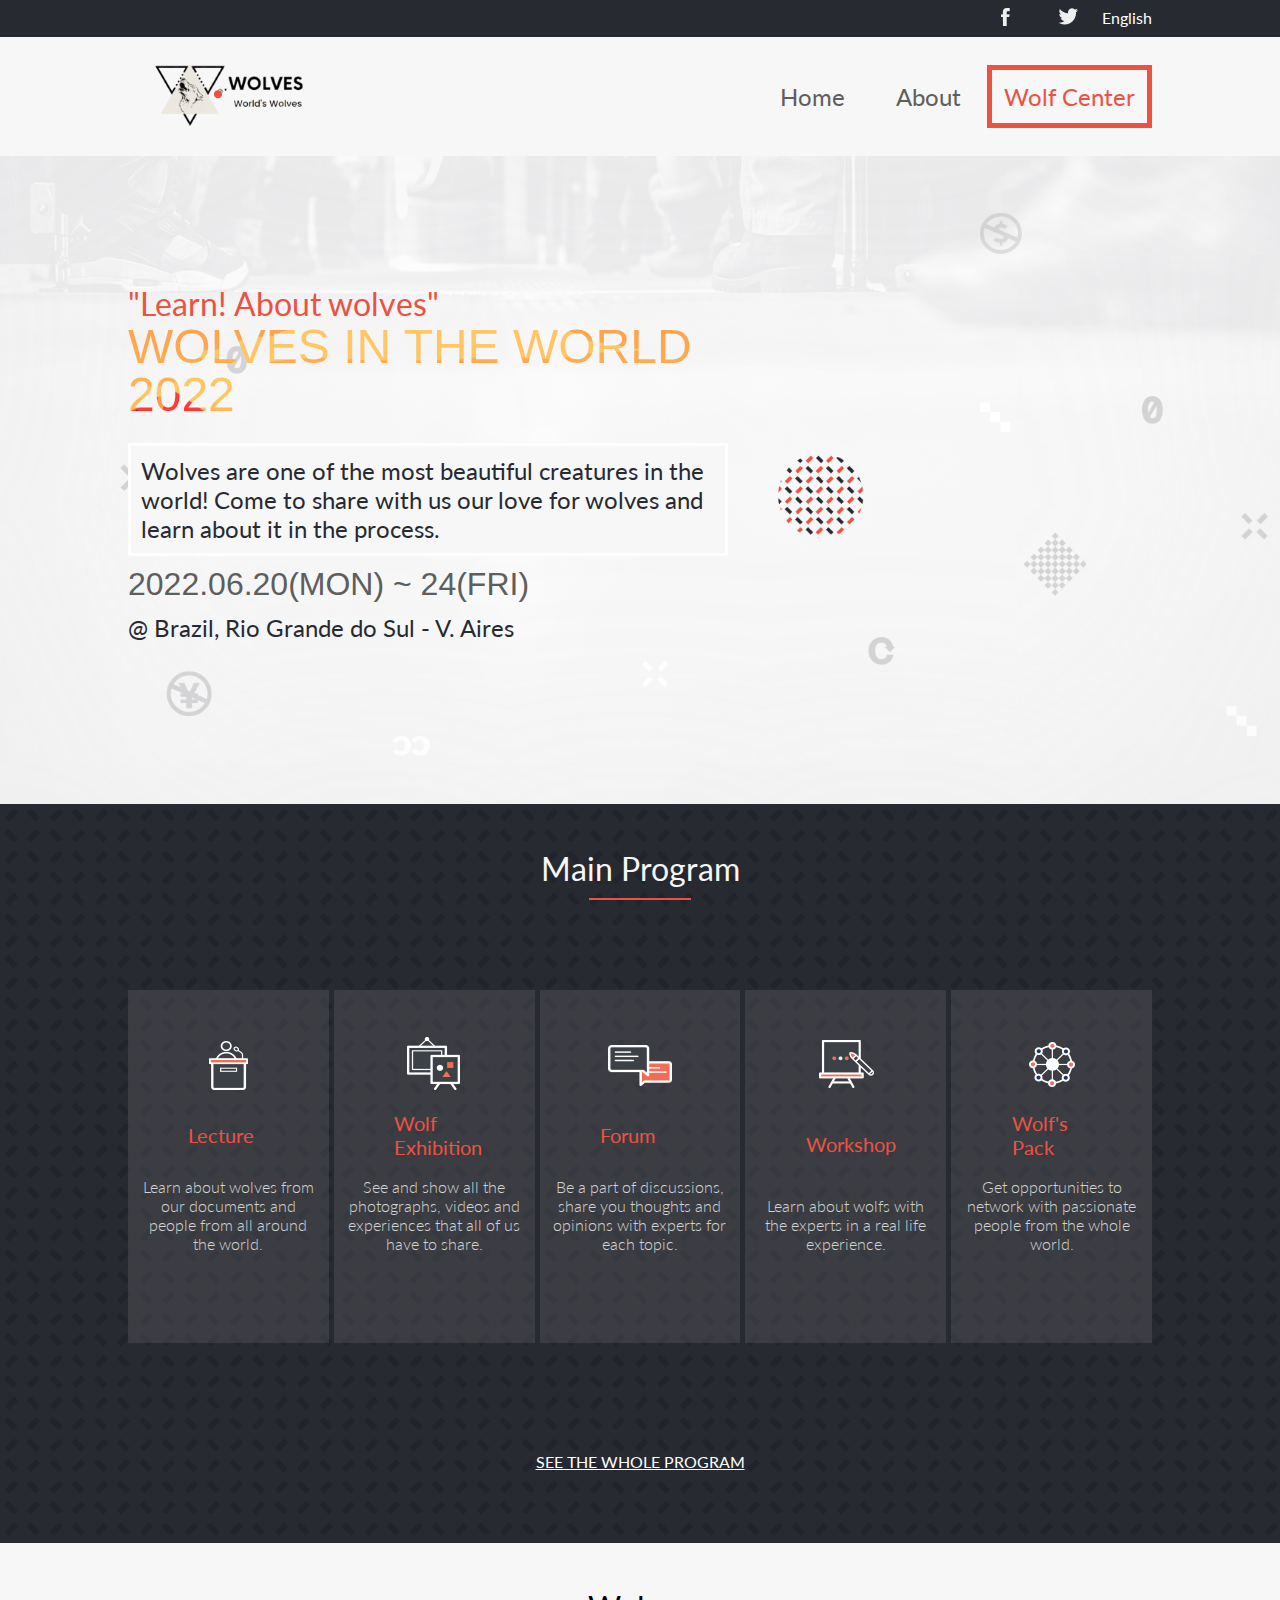
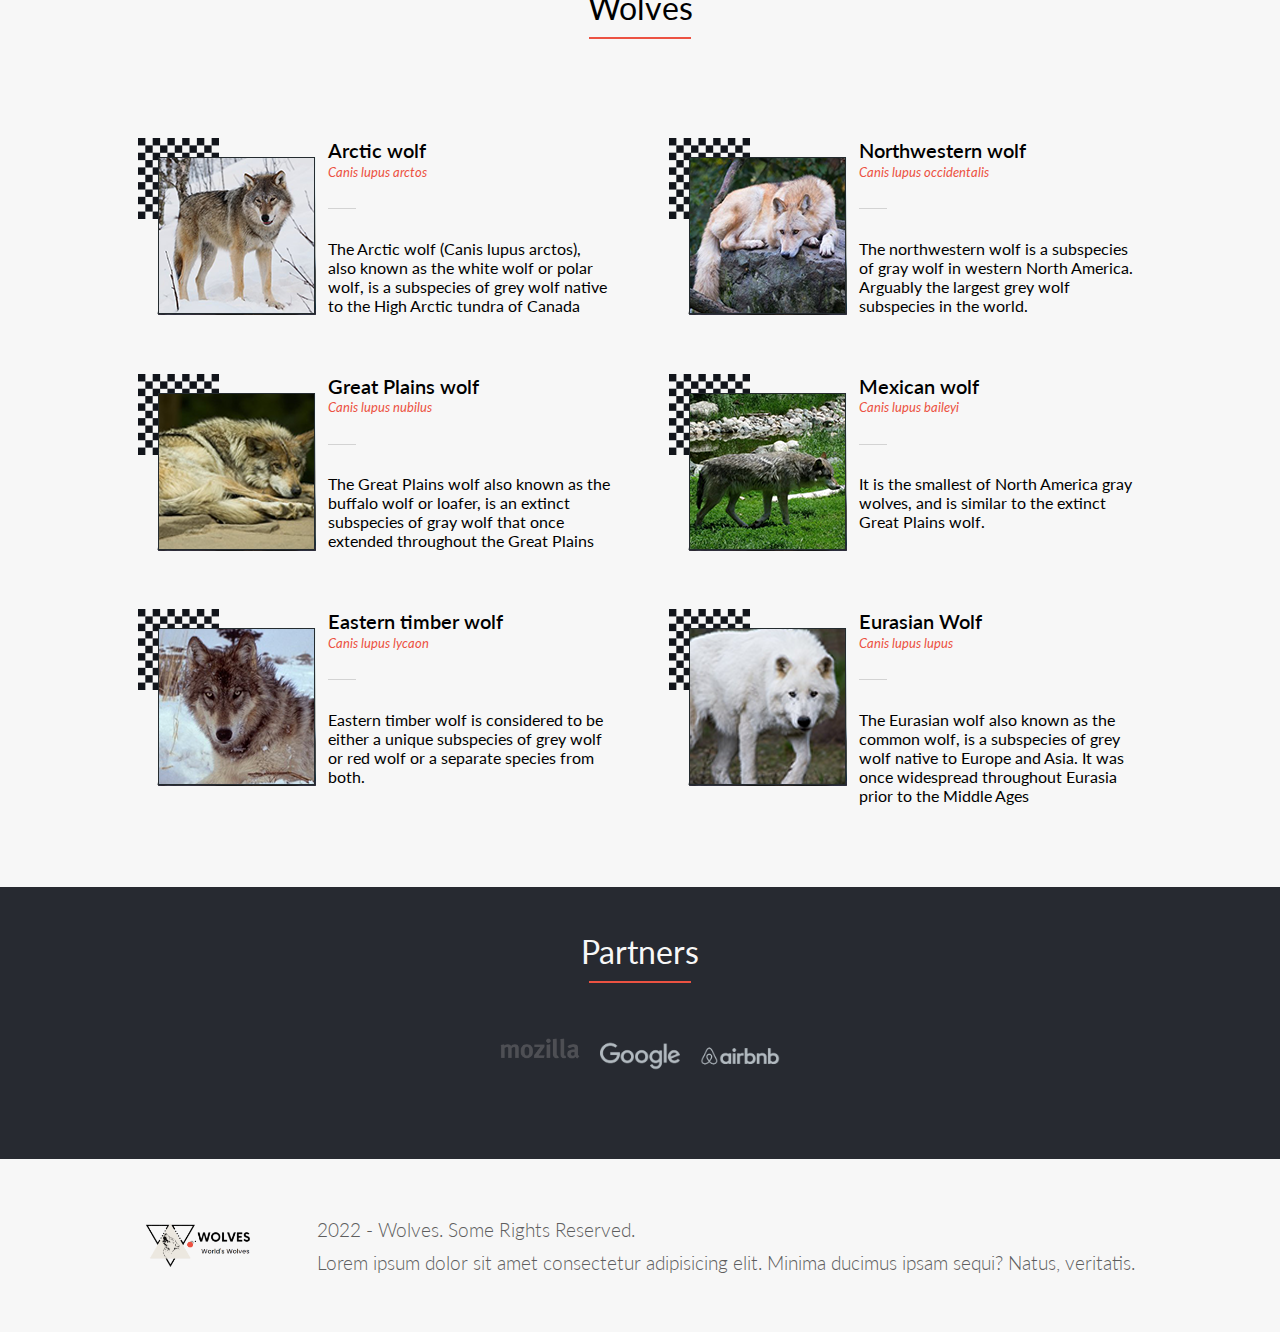
<file: index.html>
<!DOCTYPE html>
<html lang="en">
  <head>
    <meta charset="UTF-8" />
    <meta http-equiv="X-UA-Compatible" content="IE=edge" />
    <meta name="viewport" content="width=device-width, initial-scale=1.0" />
    <title>Capstone Project - Home</title>
    <!--  Style CSS-->
    <link rel="stylesheet" href="./assets/css/style.css" />
    <!-- Google Font Icons-->
    <link
      rel="stylesheet"
      href="https://fonts.googleapis.com/css2?family=Material+Symbols+Outlined:opsz,wght,FILL,GRAD@20..48,100..700,0..1,-50..200"
    />
    <link rel="preconnect" href="https://fonts.googleapis.com" />
    <link rel="preconnect" href="https://fonts.gstatic.com" crossorigin />
    <link
      href="https://fonts.googleapis.com/css2?family=Lato:ital,wght@0,100;0,300;0,400;0,700;0,900;1,100;1,300;1,400;1,700;1,900&display=swap"
      rel="stylesheet"
    />
    <!-- Javascript -->
    <script defer src="./assets/js/script.js"></script>
  </head>
  <body>
    <i class="material-symbols-outlined menuIcon" id="menuIcon"> menu </i>
    <div class="socialProfiles flex">
      <div class="facebookIcon">
        <img src="./assets/imgs/icons/facebook.png" alt="" />
      </div>
      <div class="twitterIcon">
        <img src="./assets/imgs/icons/twitter.png" alt="" />
      </div>
      <span class="language"> English </span>
    </div>
    <header>
      <div class="sectionContainer">
        <a href="./index.html" class="headerLogo">
          <img src="./assets/imgs/icons/logo.png" alt="" />
        </a>
        <nav class="navbar" id="navbar">
          <a href="./index.html">Home</a>
          <a href="./about.html">About</a>
          <a href="https://wolf.org" target="_blank" class="navButton"
            >Wolf Center</a
          >
        </nav>
      </div>
    </header>
    <main id="main">
      <section class="headline" id="headline">
        <div class="sectionContainer">
          <span>"Learn! About wolves"</span>
          <h1 id="title">
            WOLVES IN THE WORLD <br />
            2022
          </h1>
          <p class="headlineP">
            Wolves are one of the most beautiful creatures in the world! Come to
            share with us our love for wolves and learn about it in the process.
          </p>
          <h2>2022.06.20(MON) ~ 24(FRI)</h2>
          <p>@ Brazil, Rio Grande do Sul - V. Aires</p>
        </div>
      </section>
      <section class="mainProgram" id="mainProgram">
        <div class="sectionContainer">
          <h2>Main Program</h2>
          <div class="line"></div>
          <div class="cardsContainer">
            <div class="mainProgramCard">
              <img
                src="./assets/imgs/cards/program_icon_01.png"
                alt="presenter on a desk with microfone"
              />
              <h3>Lecture</h3>
              <p>
                Learn about wolves from our documents and people from all around
                the world.
              </p>
            </div>
            <div class="mainProgramCard">
              <img
                src="./assets/imgs/cards/program_icon_02.png"
                alt="Two slates"
              />
              <h3>Wolf Exhibition</h3>
              <p>
                See and show all the photographs, videos and experiences that
                all of us have to share.
              </p>
            </div>
            <div class="mainProgramCard">
              <img
                src="./assets/imgs/cards/program_icon_03.png"
                alt="Two talk bubbles"
              />
              <h3>Forum</h3>
              <p>
                Be a part of discussions, share you thoughts and opinions with
                experts for each topic.
              </p>
            </div>
            <div class="mainProgramCard">
              <img
                src="./assets/imgs/cards/program_icon_04.png"
                alt="One paint board with an pencil"
              />
              <h3>Workshop</h3>
              <p>
                Learn about wolfs with the experts in a real life experience.
              </p>
            </div>
            <div class="mainProgramCard">
              <img
                src="./assets/imgs/cards/program_icon_05.png"
                alt="Wheel graph"
              />
              <h3>Wolf's Pack</h3>
              <p>
                Get opportunities to network with passionate people from the
                whole world.
              </p>
            </div>
          </div>
          <button id="joinButton">Join Us Today</button>
          <div class="seeProgram">
            <a href="" class="seeProgramLink" id="seeProgramLink">
              SEE THE WHOLE PROGRAM</a
            >
          </div>
        </div>
      </section>

      <section class="partners" id="partners">
        <div class="sectionContainer">
          <h2>Partners</h2>
          <div class="line"></div>
          <div class="partnersContainer">
            <div>
              <img
                src="./assets/imgs/sponsers/mozzila.png"
                alt="mozilla"
                class="partnerCard"
                id="mozzila"
              />
            </div>
            <div>
              <img
                src="./assets/imgs/sponsers/google.png"
                alt="google"
                class="partnerCard"
                id="google"
              />
            </div>
            <div>
              <img
                src="./assets/imgs/sponsers/airbnb.png"
                alt="airbnb"
                class="partnerCard"
                id="airbnb"
              />
            </div>
          </div>
        </div>
      </section>
    </main>
    <footer>
      <div class="sectionContainer">
        <div class="headerLogo" id="footerLogo">
          <img src="./assets/imgs/icons/logo.png" alt="" />
        </div>
        <div class="footer">
          <p>2022 - Wolves. Some Rights Reserved.</p>
          <p class="footerP">
            Lorem ipsum dolor sit amet consectetur adipisicing elit. Minima
            ducimus ipsam sequi? Natus, veritatis.
          </p>
        </div>
      </div>
    </footer>
  </body>
</html>
</file>
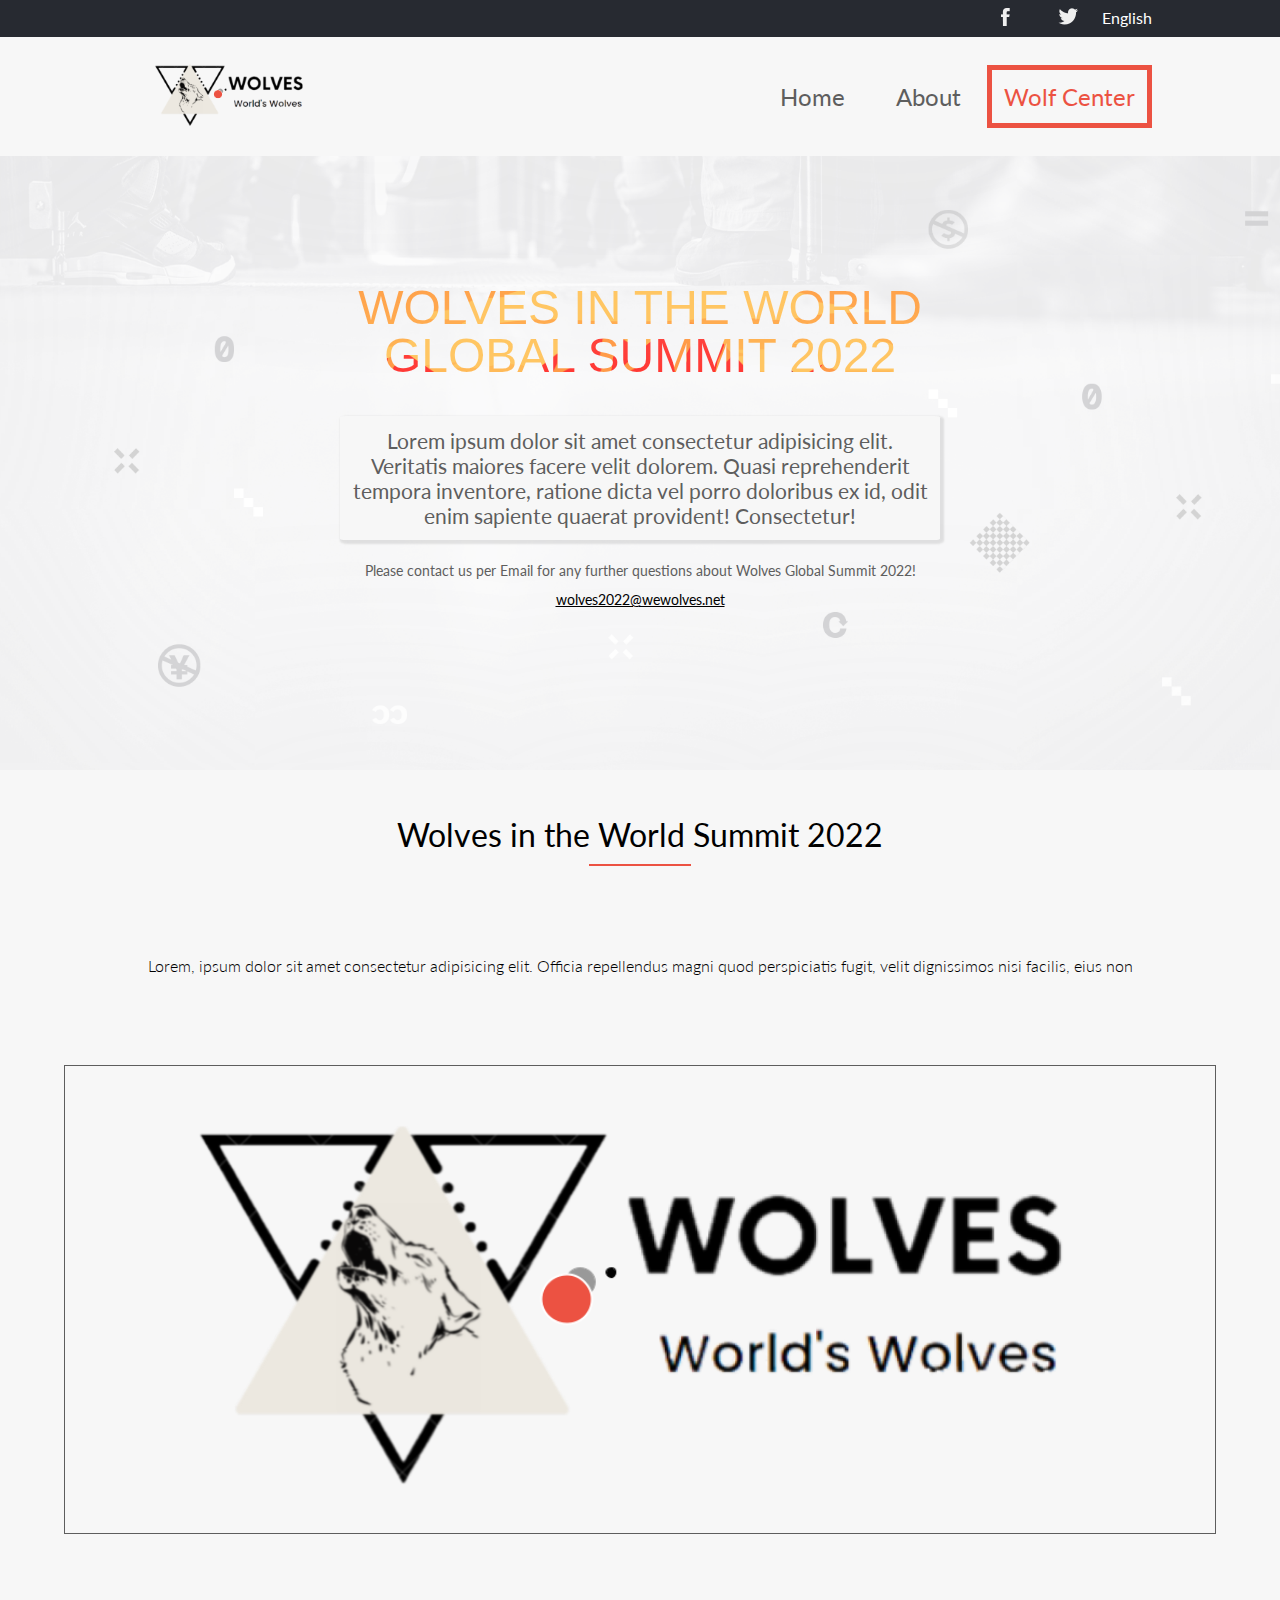
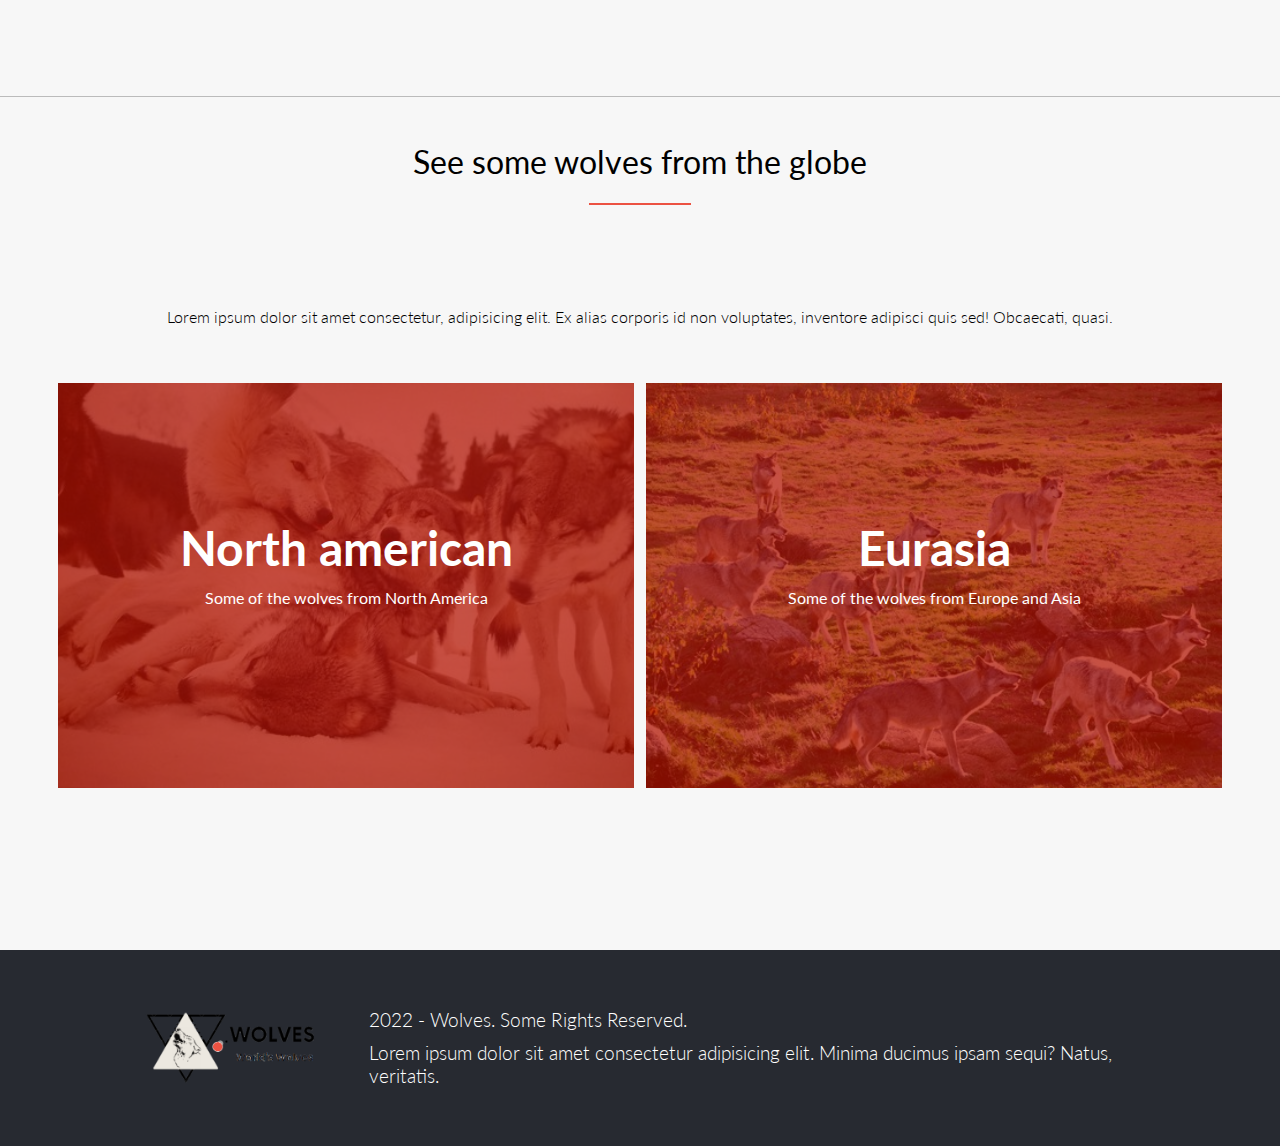
<file: about.html>
<!DOCTYPE html>
<html lang="en">
  <head>
    <meta charset="UTF-8" />
    <meta http-equiv="X-UA-Compatible" content="IE=edge" />
    <meta name="viewport" content="width=device-width, initial-scale=1.0" />
    <title>Capstone Project - About</title>
    <!--  Style CSS-->
    <link rel="stylesheet" href="./assets/css/style.css" />
    <link rel="stylesheet" href="./assets/css/about.css" />
    <!-- Google Font / Icons-->
    <link
      rel="stylesheet"
      href="https://fonts.googleapis.com/css2?family=Material+Symbols+Outlined:opsz,wght,FILL,GRAD@20..48,100..700,0..1,-50..200"
    />
    <link rel="preconnect" href="https://fonts.googleapis.com" />
    <link rel="preconnect" href="https://fonts.gstatic.com" crossorigin />
    <link
      href="https://fonts.googleapis.com/css2?family=Lato:ital,wght@0,100;0,300;0,400;0,700;0,900;1,100;1,300;1,400;1,700;1,900&display=swap"
      rel="stylesheet"
    />
    <!-- Javascript -->
    <script defer src="./assets/js/about.js"></script>
  </head>
  <body>
    <i class="material-symbols-outlined menuIcon" id="menuIcon"> menu </i>
    <div class="socialProfiles flex">
      <div class="facebookIcon">
        <img src="./assets/imgs/icons/facebook.png" alt="" />
      </div>
      <div class="twitterIcon">
        <img src="./assets/imgs/icons/twitter.png" alt="" />
      </div>
      <span class="language"> English </span>
    </div>
    <header>
      <div class="sectionContainer">
        <a href="./index.html" class="headerLogo">
          <img src="./assets/imgs/icons/logo.png" alt="" />
        </a>
        <nav class="navbar" id="navbar">
          <a href="./index.html">Home</a>
          <a href="./about.html">About</a>
          <a href="https://wolf.org" target="_blank" class="navButton"
            >Wolf Center</a
          >
        </nav>
      </div>
    </header>
    <main id="main">
      <section class="headline" id="headline">
        <div class="sectionContainer">
          <span>"Learn! About wolves"</span>
          <h1 id="title">
            WOLVES IN THE WORLD <br />
            GLOBAL SUMMIT 2022
          </h1>
          <p class="headlineP">
            Lorem ipsum dolor sit amet consectetur adipisicing elit. Veritatis
            maiores facere velit dolorem. Quasi reprehenderit tempora inventore,
            ratione dicta vel porro doloribus ex id, odit enim sapiente quaerat
            provident! Consectetur!
          </p>
          <p>
            Please contact us per Email for any further questions about Wolves
            Global Summit 2022!
          </p>
          <p class="email">wolves2022@wewolves.net</p>
        </div>
      </section>
      <section class="about1">
        <div class="sectionContainer">
          <h2>Wolves in the World Summit 2022</h2>
          <div class="line"></div>
          <p>
            Lorem, ipsum dolor sit amet consectetur adipisicing elit. Officia
            repellendus magni quod perspiciatis fugit, velit dignissimos nisi
            facilis, eius non
          </p>
          <div class="about1img">
            <img src="./assets/imgs/icons/logo.png" alt="" />
          </div>
        </div>
      </section>
      <section class="gallery">
        <div class="sectionContainer">
          <h2>See some wolves from the globe</h2>
          <div class="line"></div>
          <p>
            Lorem ipsum dolor sit amet consectetur, adipisicing elit. Ex alias
            corporis id non voluptates, inventore adipisci quis sed! Obcaecati,
            quasi.
          </p>
          <div class="photoGalleryContainer">
            <div class="photoGallery" id="first">
              <div class="mask">
                <h3>North american</h3>
                <p>Some of the wolves from North America</p>
              </div>
            </div>
            <div class="photoGallery" id="second">
              <div class="mask">
                <h3>Eurasia</h3>
                <p>Some of the wolves from Europe and Asia</p>
              </div>
            </div>
          </div>
        </div>
      </section>
      <section class="partners" id="partners">
        <div class="sectionContainer">
          <h2>Partners</h2>
          <div class="line"></div>
          <div class="partnersContainer">
            <div>
              <img
                src="./assets/imgs/sponsers/mozzila.png"
                alt="mozilla"
                class="partnerCard"
                id="mozzila"
              />
            </div>
            <div>
              <img
                src="./assets/imgs/sponsers/google.png"
                alt="google"
                class="partnerCard"
                id="google"
              />
            </div>
            <div>
              <img
                src="./assets/imgs/sponsers/airbnb.png"
                alt="airbnb"
                class="partnerCard"
                id="airbnb"
              />
            </div>
          </div>
        </div>
      </section>
    </main>
    <footer>
      <div class="sectionContainer">
        <div class="headerLogo">
          <img src="./assets/imgs/icons/logo.png" alt="" />
        </div>
        <div class="footer">
          <p>2022 - Wolves. Some Rights Reserved.</p>
          <p class="footerP">
            Lorem ipsum dolor sit amet consectetur adipisicing elit. Minima
            ducimus ipsam sequi? Natus, veritatis.
          </p>
        </div>
      </div>
    </footer>
  </body>
</html>
</file>
<file: assets/css/style.css>
@import url("http://fonts.cdnfonts.com/css/cocogoose");
@import url("https://fonts.googleapis.com/css2?family=Lato:ital,wght@0,100;0,300;0,400;0,700;0,900;1,100;1,300;1,400;1,700;1,900&display=swap");

:root {
  /* ---=== Color Pallet ===--- */

  --color-dark: #272a31;
  --color-orange: #ec5242;
  --color-light: #d3d3d3;
  --color-white: #f7f7f7;
  --color-gray: #5e5e5e;

  /* ---=== Typography ===--- */

  /* Font-Family */

  --font-family-Cocogoose: "COCOGOOSE", sans-serif;
  --font-family-Lato: "Lato", sans-serif;

  /* Font Weight */

  --font-weight-100: 100;
  --font-weight-300: 300;
  --font-weight-400: 400;
  --font-weight-700: 700;

  /* Font Size */

  --font-size-smaller: 0.75rem;
  --font-size-small: 0.813rem;
  --font-size-normal: 0.938rem;
  --font-size-big: 2rem;
  --font-size-biggest: 3rem;
  --font-size-h1: 1.75rem;
  --font-size-h2: 1.25rem;
  --font-size-h3: 1rem;
}

@media screen and (min-width: 768px) {
  :root {
    /* Font Size */

    --font-size-smaller: 0.813rem;
    --font-size-small: 0.875rem;
    --font-size-normal: 1rem;
    --font-size-big: 3rem;
    --font-size-biggest: 5rem;
    --font-size-h1: 3rem;
    --font-size-h2: 2rem;
    --font-size-h3: 1.25rem;
  }
}

* {
  box-sizing: border-box;
  margin: 0;
  padding: 0;
  border: 0;
  text-decoration: none;
  font-family: var(--font-family-Lato);
}

html,
body {
  background-color: var(--color-white);
}

h1 {
  font-family: var(--font-family-Cocogoose);
  color: var(--color-orange);
  font-size: var(--font-size-h1);
  font-weight: var(--font-weight-400);
}

h2 {
  font-family: var(--font-family-Lato);
  margin-top: 30px;
  font-size: var(--font-size-h2);
  font-weight: var(--font-weight-400);
}

h3 {
  font-size: var(--font-size-h3);
  font-weight: var(--font-weight-400);
}

p {
  font-size: var(--font-size-normal);
  font-weight: var(--font-weight-300);
}

a {
  color: var(--color-dark);
  font-size: var(--font-size-h2);
  cursor: pointer;
}

.flex {
  display: flex;
}

.grid {
  display: grid;
}

.hide {
  display: none;
  visibility: hidden;
}

.overFlow {
  overflow: hidden;
}

.sectionContainer {
  display: flex;
  flex-direction: column;
  align-items: center;
  padding: 5vh 5vw;
}

.line {
  margin: 10px 0 30px 0;
  width: 10%;
  border: 1px solid var(--color-orange);
}

/* Social Profile Section */

.menuIcon {
  position: fixed;
  left: 6vw;
  top: 5vw;
  cursor: pointer;
  transform: scale(1.5);
  z-index: 10;
}

/* Social Profile Section */

.headerLogo {
  width: 16vw;
}

.headerLogo:hover {
  transform: scale(0.9);
  transition-duration: 2s;
}

.headerLogo img {
  width: 100%;
}

.socialProfiles {
  display: none;
}

/* Header Section */

header {
  display: none;
}

.navbar {
  display: flex;
  flex-direction: column;
}

.navbar a {
  padding: 12px;
}

.navbar a:hover {
  color: var(--color-orange);
}

/* Headline Section */

.headline {
  flex-direction: column;
  padding: 0 0 10vh 0;
  background-image: url("/assets/imgs/background/mobile_intro_bg.png");
  background-size: cover;
  box-shadow: inset 0 0 1000px #d3d3d32c;
}

.headline h1 {
  line-height: 1;
  margin-bottom: 1.5rem;
}

.headline span {
  color: var(--color-orange);
  font-size: var(--font-size-h2);
}

.headlineP {
  border: 3px solid #fff;
  padding: 10px;
  background-color: var(--color-white);
}

.headline h2 {
  margin: 10px 0;
  color: var(--color-gray);
  font-family: var(--font-family-Cocogoose);
  font-weight: var(--font-weight-400);
}

.seeProgramLink {
  margin-top: 5vw;
  color: white;
  text-decoration: underline;
  font-size: var(--font-size-normal);
}

/* mainProgram Section */

.mainProgram {
  background-color: var(--color-dark);
  background-image: url("/assets/imgs/background/pattern_bg.png");
}

.mainProgram h2 {
  color: var(--color-white);
}

.cardsContainer {
  display: flex;
  flex-direction: column;
  gap: 12px;
}

.mainProgramCard {
  display: flex;
  align-items: center;
  justify-content: space-between;
  background-color: #5e5e5e5e;
  padding: 10px;
  gap: 10px;
}

.mainProgramCard:hover {
  border: 2px solid #fff;
  transition: 1.5s;
}

.mainProgramCard h3 {
  color: var(--color-orange);
  width: 80px;
}

.mainProgram button {
  margin: 24px 34px;
  padding: 24px;
  background-color: var(--color-orange);
  color: var(--color-white);
}

/* featureSpeakers Section */

.speakersContainer {
  grid-template: 1fr / 1fr;
  justify-items: center;
  gap: 8vw;
}

.speakerCard {
  display: flex;
  width: 100%;
}

.speakerCard img {
  align-self: flex-start;
  object-fit: scale-down;
  max-width: 30%;
}

.speakerCardInfo {
  display: flex;
  flex-direction: column;
  padding-left: 12px;
  gap: 0.3vw;
}

.line2 {
  margin: 2vw 0 2vw 0;
  width: 10%;
  border-bottom: 1px solid #d3d3d3;
}

.speakerCardInfo h3 {
  font-size: var(--font-size-h3);
  font-weight: 600;
}

.speakerCardInfo h4 {
  font-size: var(--font-size-smaller);
  font-weight: var(--font-weight-400);
  font-style: italic;
  color: var(--color-orange);
  line-height: 1;
}

/* partners Section */

.partners {
  background-color: var(--color-dark);
}

.partners h2 {
  color: var(--color-white);
}

.partnersContainer {
  display: flex;
}

.partnersContainer div img {
  width: 100px;
  padding: 10px;
}

/* Footer Section */

footer .sectionContainer {
  flex-direction: row;
}

.headline .sectionContainer {
  padding-top: 25vw;
  align-items: flex-start;
}

footer div {
  padding: 20px 10px;
}

footer p {
  padding-left: 30px;
  font-size: var(--font-size-smaller);
  color: var(--color-gray);
}

.mainProgramCard p {
  color: var(--color-light);
  width: 120px;
  height: 110px;
}

.speakerCardInfo p {
  color: var(--color-dark);
  font-size: var(--font-size-smaller);
  width: 20%;
}

.headline p {
  color: var(--color-dark);
  font-weight: var(--font-weight-400);
}

.footerP {
  display: none;
  visibility: hidden;
}

/* Menu Mobile */

.header-menu {
  position: fixed;
  height: 100vh;
  align-items: flex-start;
  display: flex;
  justify-content: center;
  width: 100%;
  background-color: #f7f7f7e5;
  color: var(--color-text-1);
  padding: var(--padding-10) var(--padding-12);
  padding-top: 10vw;
}

#seeProgramLink {
  display: none;
}

#title {
  background: url('../imgs/background/backgroundText.png') 0 0 / cover no-repeat;
  -webkit-background-clip: text;
  color: transparent;
  animation: animateText 7s linear infinite alternate;
}

@keyframes animateText {
  70% { background-position: center; }
}

@media screen and (min-width: 768px) {
  h2 {
    margin-top: 5vh;
  }

  .line {
    margin-bottom: 7vw;
  }

  .sectionContainer {
    padding: 0 10vw;
    padding-bottom: 8vh;
  }

  .menuIcon {
    display: none;
    visibility: hidden;
  }

  header {
    display: contents;
  }

  .socialProfiles {
    display: flex;
    background-color: var(--color-dark);
    justify-content: flex-end;
    align-items: flex-start;
    width: 100%;
    padding: 8px 10vw;
    color: #fff;
  }

  .socialProfiles div {
    padding: 0 24px;
    font-size: var(--font-size-normal);
  }

  header .sectionContainer {
    display: flex;
    flex-direction: row;
    justify-content: space-between;
    padding-bottom: 1vw;
    padding-top: 1vw;
  }

  header .navbar {
    flex-direction: row;
  }

  header .sectionContainer a {
    color: var(--color-gray);
    padding: 12px 2vw;
    font-size: 1.5rem;
    align-self: center;
  }

  header .sectionContainer a:hover {
    color: var(--color-orange);
  }

  header .sectionContainer .navButton {
    padding: 12px;
    color: var(--color-orange);
    border: 5px solid var(--color-orange);
    align-self: center;
    font-size: 1.5rem;
  }

  header .sectionContainer .navButton:hover {
    background-color: var(--color-orange);
    color: #fff;
    transition-duration: 1.5s;
  }

  .headline {
    background-image: url("/assets/imgs/background/main_big.png");
  }

  .headline p {
    font-size: 1.5rem;
  }

  .headlineP {
    max-width: 600px;
  }

  /* mainProgram Section */

  .cardsContainer {
    flex-direction: row;
    gap: 5px;
  }

  .mainProgramCard {
    flex-direction: column;
    padding-bottom: 10vh;
    padding-top: 5vh;
    gap: 2vh;
    align-items: center;
    justify-content: space-between;
    width: 80%;
  }

  .mainProgramCard p {
    width: auto;
    height: auto;
    text-align: center;
  }

  .seeProgram {
    padding-top: 5vh;
  }

  /* featureSpeakers Section */

  .speakersContainer {
    grid-template: auto / 1fr 1fr;
    gap: 3vw;
  }

  .speakerCard {
    width: 100%;
    padding: 10px;
  }

  .speakerCard img {
    align-self: flex-start;
    max-width: 40%;
  }

  /* Partners Section */

  .partners .line {
    margin-bottom: 5vh;
  }

  /* Footer Section */

  footer .sectionContainer {
    display: flex;
    justify-content: space-between;
    padding: 3vw 15vh;
  }

  .headline .sectionContainer {
    padding-top: 10vw;
  }

  .footer p {
    font-size: 1.2rem;
  }

  .footerP {
    visibility: visible;
    padding-left: 30px;
    display: block;
    margin-top: 10px;
  }

  /* Id Section */

  #joinButton {
    display: none;
  }

  #seeProgramLink {
    display: flex;
    text-decoration: underline;
  }

  #footerLogo {
    width: 10vw;
  }
}
</file>
<file: assets/css/about.css>
@import url(./style.css);

* {
  text-align: center;
}

h1 {
  font-size: var(--font-size-h1);
}

.headline .sectionContainer {
  align-items: center;
  gap: 12px;
}

.headline .sectionContainer span {
  padding-bottom: 20px;
}

.about1 p {
  margin-bottom: 10vh;
}

.headline .sectionContainer p {
  color: var(--color-gray);
  font-size: var(--font-size-small);
}

.headlineP {
  background-color: var(--color-white);
  box-shadow: 2px 2px 2px 2px rgba(119, 118, 118, 0.185);
  border: none;
  border-radius: 1%;
  margin-bottom: 10px;
  padding: 12px;
  color: var(--color-gray);
}

.headline .sectionContainer .email {
  color: black;
  text-decoration: underline;
}

.about1 .sectionContainer {
  margin-bottom: 10vh;
}

.about1 .about1img {
  border: 1px solid var(--color-gray);
  padding: 5vh 10vw;
  width: 90vw;
}

.about1 .about1img img {
  width: 100%;
}

.gallery .sectionContainer {
  gap: 12px;
  margin-bottom: 10vh;
  border-top: 1px solid rgba(109, 109, 109, 0.432);
}

.gallery .sectionContainer p {
  margin-bottom: 5vh;
}

.photoGalleryContainer {
  display: flex;
  gap: 12px;
  flex-direction: column;
}

.gallery .sectionContainer .photoGallery {
  color: #fff;
  width: 300px;
  height: 150px;
  display: flex;
  align-items: center;
}

.gallery .sectionContainer .photoGalleryContainer .photoGallery .mask {
  background-color: #b11200bb;
  width: 300px;
  height: 150px;
  display: flex;
  flex-direction: column;
  justify-content: center;
}

.gallery .sectionContainer .photoGalleryContainer .photoGallery h3 {
  font-size: var(--font-size-h1);
  margin-bottom: 12px;
  font-weight: 700;
}

.gallery .sectionContainer .photoGalleryContainer .photoGallery p {
  font-weight: 400;
}

#first {
  background-image: url("../imgs/speakers/wolves1.jpg");
  background-repeat: no-repeat;
  background-size: cover;
}

#second {
  background-image: url("../imgs/speakers/wolves2.jpg");
  background-repeat: no-repeat;
  background-size: cover;
}

@media screen and (min-width: 768px) {
  .headline .sectionContainer span {
    display: none;
    visibility: hidden;
  }

  .headline .sectionContainer .headlineP {
    font-size: 1.3rem;
  }

  .photoGalleryContainer {
    flex-direction: row;
  }

  .gallery .sectionContainer .photoGallery {
    width: 45vw;
    height: 45vh;
  }

  .gallery .sectionContainer .photoGalleryContainer .photoGallery .mask {
    width: 45vw;
    height: 45vh;
  }

  .partners {
    display: none;
    visibility: hidden;
  }

  footer {
    background-color: var(--color-dark);
  }

  footer * {
    text-align: left;
  }

  .footer p {
    color: #fff;
  }
}
</file>
